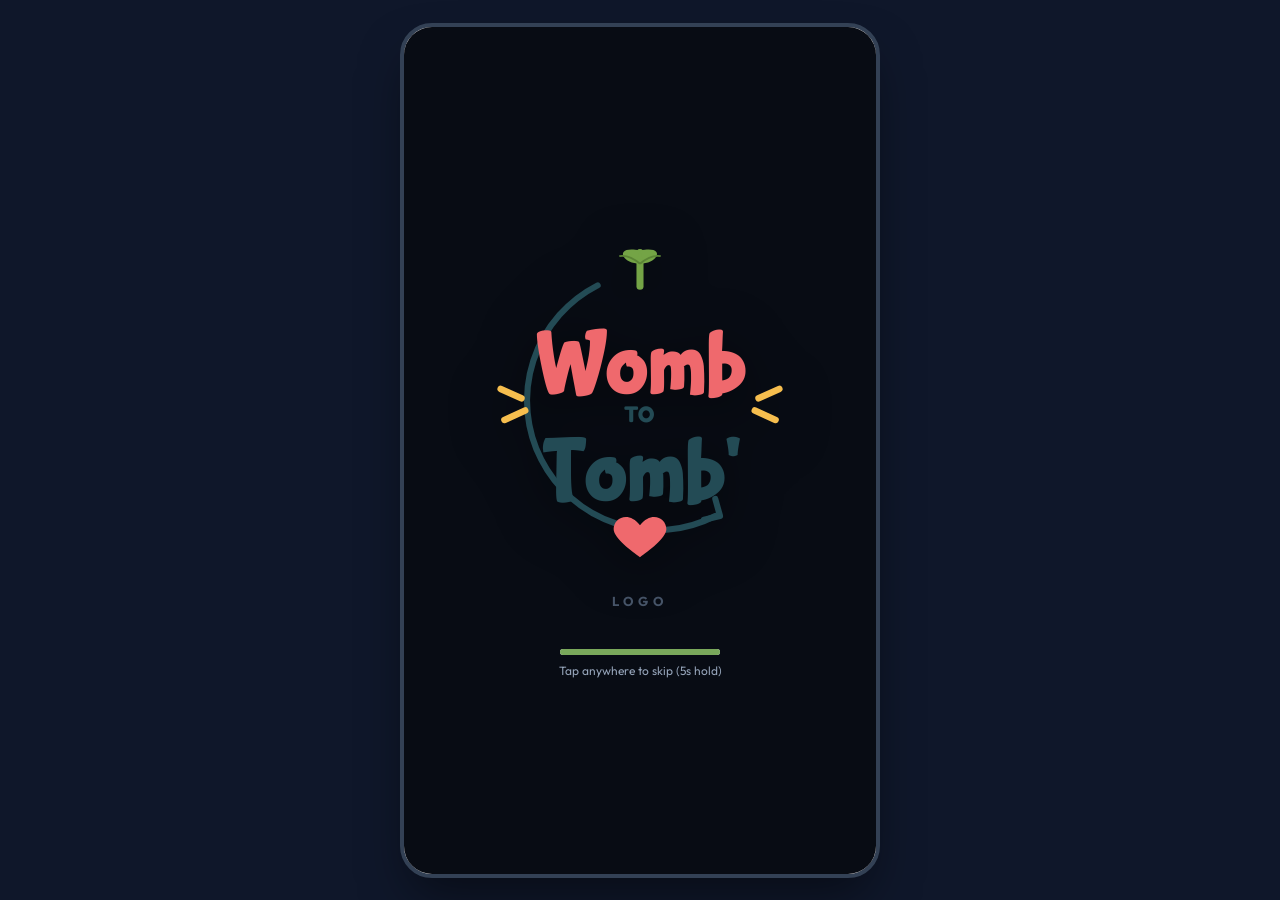
<file: index.html>
<!DOCTYPE html>
<html lang="en">

<head>
    <meta charset="UTF-8">
    <meta name="viewport" content="width=device-width, initial-scale=1.0, maximum-scale=1.0, user-scalable=no">
    <title>WOMB TO TOMB - One Life. Infinite Choices.</title>
    <link rel="stylesheet" href="WT.css">
    <link rel="preconnect" href="https://fonts.googleapis.com">
    <link rel="preconnect" href="https://fonts.gstatic.com" crossorigin>
    <link
        href="https://fonts.googleapis.com/css2?family=Bubblegum+Sans&family=Fredoka:wght@700;800;900&family=Mali:wght@700;800&family=Outfit:wght@400;600;700;800;900&display=swap"
        rel="stylesheet">
</head>

<body>

    <div id="gameApp">

        <!-- ==========================================
         1. LOGO SPLASH SCREEN (5s Hold + Auto Transition)
    =========================================== -->
        <section id="logoScreen" class="screen active">
            <div class="exact-logo-card" id="logoContainer">
                <div class="exact-logo-box">
                    <svg viewBox="0 0 340 380" class="exact-vector-logo-svg">
                        <!-- Surrounding Dark Teal Circular Arc -->
                        <path d="M 125 65 A 130 130 0 1 0 250 310" fill="none" stroke="#234b55" stroke-width="6.5"
                            stroke-linecap="round" />
                        <!-- Arrow Tip -->
                        <path d="M 238 314 L 255 310 L 250 292" fill="none" stroke="#234b55" stroke-width="6.5"
                            stroke-linecap="round" stroke-linejoin="round" />

                        <!-- Top Green 2-Leaf Sprout -->
                        <g transform="translate(140, 20)">
                            <path d="M 30 46 Q 30 24 30 10" stroke="#74a446" stroke-width="7.5" stroke-linecap="round"
                                fill="none" />
                            <!-- Left Leaf -->
                            <path d="M 30 22 C 10 22 2 2 30 8 C 30 8 24 22 30 22 Z" fill="#74a446" />
                            <!-- Right Leaf -->
                            <path d="M 30 22 C 50 22 58 2 30 8 C 30 8 36 22 30 22 Z" fill="#74a446" />
                            <!-- Veins -->
                            <path d="M 30 22 Q 18 12 8 14" stroke="#5a8435" stroke-width="2" fill="none" />
                            <path d="M 30 22 Q 42 12 52 14" stroke="#5a8435" stroke-width="2" fill="none" />
                        </g>

                        <!-- Yellow Sparkle Dash Accents -->
                        <!-- Left Side Accents -->
                        <line x1="22" y1="175" x2="44" y2="185" stroke="#f6be4e" stroke-width="7"
                            stroke-linecap="round" />
                        <line x1="26" y1="208" x2="48" y2="198" stroke="#f6be4e" stroke-width="7"
                            stroke-linecap="round" />

                        <!-- Right Side Accents -->
                        <line x1="318" y1="175" x2="296" y2="185" stroke="#f6be4e" stroke-width="7"
                            stroke-linecap="round" />
                        <line x1="314" y1="208" x2="292" y2="198" stroke="#f6be4e" stroke-width="7"
                            stroke-linecap="round" />

                        <!-- Bottom Coral Pink Heart -->
                        <path
                            d="M 170 320 C 158 304 142 312 142 324 C 142 334 162 348 170 354 C 178 348 198 334 198 324 C 198 312 182 304 170 320 Z"
                            fill="#ef696d" />

                        <!-- Womb Text (Coral Pink #ef696d) -->
                        <text x="170" y="178" text-anchor="middle" font-family="'Bubblegum Sans', 'Fredoka', cursive"
                            font-weight="900" font-size="92" fill="#ef696d">Womb</text>

                        <!-- TO Text (Dark Teal #234b55) -->
                        <text x="170" y="210" text-anchor="middle" font-family="'Fredoka', sans-serif" font-weight="900"
                            font-size="24" fill="#234b55" letter-spacing="2">TO</text>

                        <!-- Tomb' Text (Dark Teal #234b55) -->
                        <text x="170" y="292" text-anchor="middle" font-family="'Bubblegum Sans', 'Fredoka', cursive"
                            font-weight="900" font-size="92" fill="#234b55">Tomb'</text>
                    </svg>

                    <div class="logo-subtext">LOGO</div>
                </div>

                <div class="splash-loader">
                    <div class="splash-bar"></div>
                    <span class="splash-hint">Tap anywhere to skip (5s hold)</span>
                </div>
            </div>
        </section>

        <!-- ==========================================
         2. FRONT PAGE (Sunrise Landscape & Path)
    =========================================== -->
        <section id="menuScreen" class="screen">
            <!-- Top Right Handwritten Tagline -->
            <div class="opening-handwritten-tagline">
                <div>Same life...</div>
                <div>Different choices...</div>
                <div>Different outcomes...</div>
                <div class="tagline-heart">♡</div>
            </div>

            <div class="opening-content-box">
                <!-- Deep Forest Green Start Button -->
                <button id="startButton" class="btn-opening-start">
                    <span>START YOUR LIFE →</span>
                </button>

                <!-- Subtle Gender Selector -->
                <div class="opening-gender-selector">
                    <button type="button" class="gender-btn active" id="genderBoyBtn" data-gender="boy">👦 Boy</button>
                    <button type="button" class="gender-btn" id="genderGirlBtn" data-gender="girl">👧 Girl</button>
                </div>
            </div>
        </section>

    </div>

    <script src="WT.js"></script>
    <script>
        document.addEventListener("DOMContentLoaded", () => {
            initMainMenuPage();
        });
    </script>
</body>

</html>
</file>
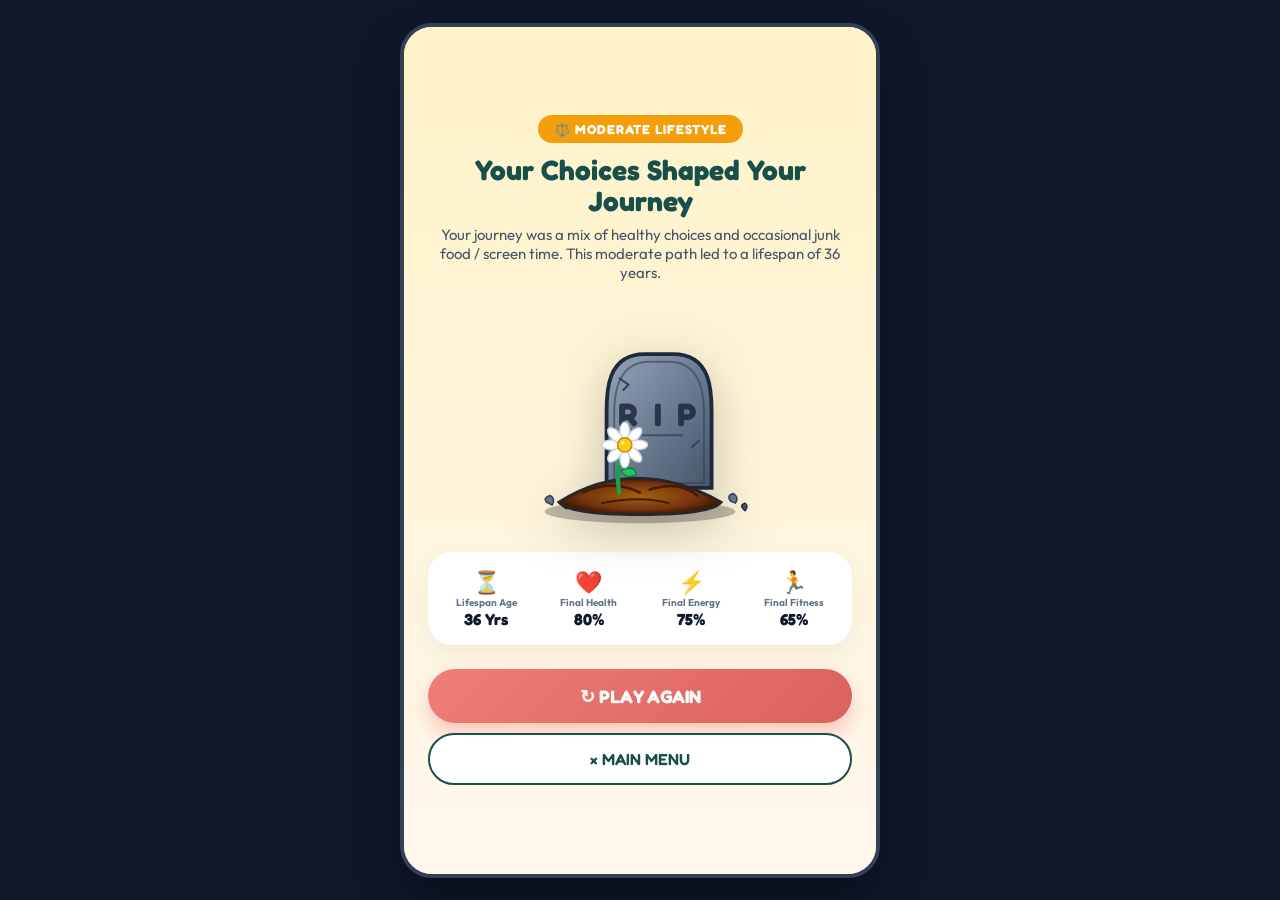
<file: ending.html>
<!DOCTYPE html>
<html lang="en">
<head>
    <meta charset="UTF-8">
    <meta name="viewport" content="width=device-width, initial-scale=1.0, maximum-scale=1.0, user-scalable=no">
    <title>WOMB TO TOMB - Life Journey Summary</title>
    <link rel="stylesheet" href="WT.css">
    <link rel="preconnect" href="https://fonts.googleapis.com">
    <link rel="preconnect" href="https://fonts.gstatic.com" crossorigin>
    <link href="https://fonts.googleapis.com/css2?family=Bubblegum+Sans&family=Fredoka:wght@700;800;900&family=Mali:wght@700;800&family=Outfit:wght@400;600;700;800;900&display=swap" rel="stylesheet">
</head>
<body>

<div id="gameApp">
    <!-- ==========================================
         OLD AGE ENDING SCREEN (Dedicated Page)
    =========================================== -->
    <section id="endingScreen" class="screen active">
        <div class="ending-content-box">
            <div id="endingBadge" class="ending-badge">🌱 HEALTHY LIFESTYLE CHAMPION</div>
            <h1 id="endingTitle" class="ending-title">Your Choices Shaped Your Journey</h1>

            <!-- Overall Comment on Life Way displayed ABOVE the Tomb Image -->
            <p id="endingMessage" class="ending-message">
                Your choices shaped your life journey. Health, activity, and balance made all the difference!
            </p>

            <!-- Tomb Image Container (replaces old man image) -->
            <div class="ending-avatar-box">
                <div id="endingAvatar" class="ending-avatar">
                    <!-- High Quality HD 2D Tombstone SVG Injected by JS -->
                </div>
            </div>

            <!-- Final Stats Card with Lifespan Age metric next to Health -->
            <div class="final-stats-card">
                <div class="final-stat-box">
                    <span class="f-icon">⏳</span>
                    <span class="f-label">Lifespan Age</span>
                    <span id="finalAgeVal" class="f-val">82 Yrs</span>
                </div>
                <div class="final-stat-box">
                    <span class="f-icon">❤️</span>
                    <span class="f-label">Final Health</span>
                    <span id="finalHealthVal" class="f-val">82%</span>
                </div>
                <div class="final-stat-box">
                    <span class="f-icon">⚡</span>
                    <span class="f-label">Final Energy</span>
                    <span id="finalEnergyVal" class="f-val">76%</span>
                </div>
                <div class="final-stat-box">
                    <span class="f-icon">🏃</span>
                    <span class="f-label">Final Fitness</span>
                    <span id="finalActivityVal" class="f-val">64%</span>
                </div>
            </div>

            <div class="ending-actions">
                <button type="button" id="btnPlayAgain" class="btn-primary">
                    ↻ PLAY AGAIN
                </button>
                <button type="button" id="btnExitGame" class="btn-secondary">
                    × MAIN MENU
                </button>
            </div>
        </div>
    </section>
</div>

<script src="WT.js"></script>
<script>
    document.addEventListener("DOMContentLoaded", () => {
        initEndingPage();
    });
</script>
</body>
</html>
</file>
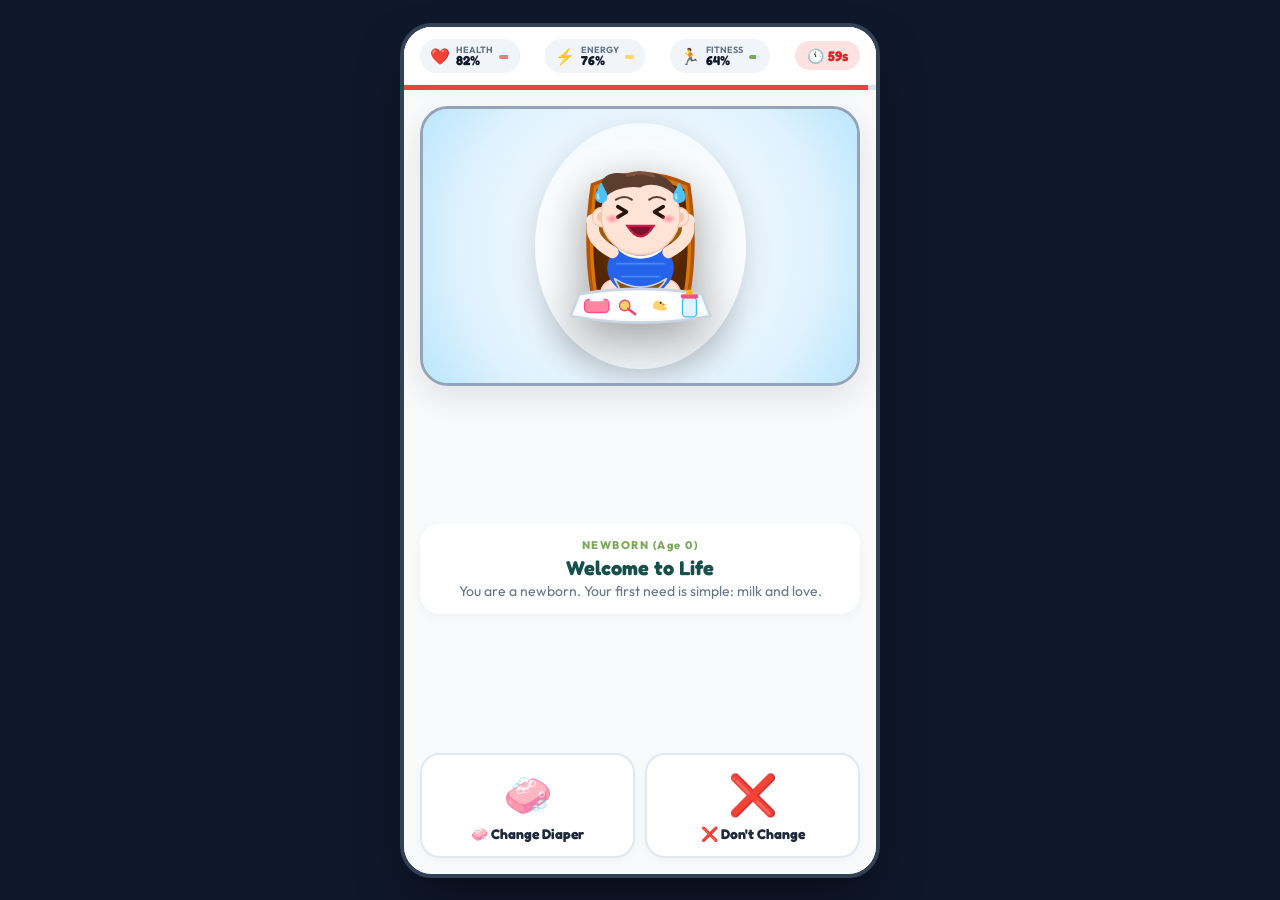
<file: game.html>
<!DOCTYPE html>
<html lang="en">
<head>
    <meta charset="UTF-8">
    <meta name="viewport" content="width=device-width, initial-scale=1.0, maximum-scale=1.0, user-scalable=no">
    <title>WOMB TO TOMB - Gameplay</title>
    <link rel="stylesheet" href="WT.css">
    <link rel="preconnect" href="https://fonts.googleapis.com">
    <link rel="preconnect" href="https://fonts.gstatic.com" crossorigin>
    <link href="https://fonts.googleapis.com/css2?family=Bubblegum+Sans&family=Fredoka:wght@700;800;900&family=Mali:wght@700;800&family=Outfit:wght@400;600;700;800;900&display=swap" rel="stylesheet">
</head>
<body>

<div id="gameApp">
    <!-- ==========================================
         MAIN GAMEPLAY SCREEN (Dedicated Page)
    =========================================== -->
    <section id="gameScreen" class="screen active">
        <!-- Top UI HUD Bar (Stats & Timer, 30s Countdown) -->
        <header class="hud-bar">
            <div class="stat-pill health-pill" id="statHealth">
                <span class="stat-icon">❤️</span>
                <div class="stat-info">
                    <span class="stat-label">Health</span>
                    <span class="stat-value" id="healthVal">82%</span>
                </div>
                <div class="stat-bar-mini"><div class="stat-fill" id="healthFill" style="width: 82%;"></div></div>
            </div>

            <div class="stat-pill energy-pill" id="statEnergy">
                <span class="stat-icon">⚡</span>
                <div class="stat-info">
                    <span class="stat-label">Energy</span>
                    <span class="stat-value" id="energyVal">76%</span>
                </div>
                <div class="stat-bar-mini"><div class="stat-fill" id="energyFill" style="width: 76%;"></div></div>
            </div>

            <div class="stat-pill activity-pill" id="statActivity">
                <span class="stat-icon">🏃</span>
                <div class="stat-info">
                    <span class="stat-label">Fitness</span>
                    <span class="stat-value" id="activityVal">64%</span>
                </div>
                <div class="stat-bar-mini"><div class="stat-fill" id="activityFill" style="width: 64%;"></div></div>
            </div>

            <div class="timer-pill">
                <span class="timer-icon">🕚</span>
                <span id="timerText">60s</span>
            </div>
        </header>

        <!-- 60s Progress Bar -->
        <div class="timer-progress-track">
            <div id="timerProgressBar" class="timer-progress-fill"></div>
        </div>

        <!-- Main Dynamic Environment & Character Box -->
        <main class="game-viewport">
            <div id="sceneContainer" class="scene-container">
                <!-- Background Environment Art -->
                <div id="sceneBg" class="scene-bg hospital-room">
                    <div id="sceneProps" class="scene-props"></div>
                </div>

                <!-- Avatar Character Container (No Side Emojis - Face SVG Shows All Expressions!) -->
                <div id="characterWrapper" class="character-wrapper">
                    <!-- Physical Character Sprite -->
                    <div id="avatarGraphic" class="avatar-graphic">👶</div>

                    <!-- Thought Bubble -->
                    <div id="thoughtBubble" class="thought-bubble hidden">
                        <span id="thoughtContent">📱</span>
                    </div>

                    <!-- Low Energy / Dark Circles Eye Filter Overlay -->
                    <div id="darkCirclesOverlay" class="dark-circles hidden">
                        <svg viewBox="0 0 100 40" class="circles-svg">
                            <ellipse cx="35" cy="25" rx="12" ry="6" fill="#1e1b4b" opacity="0.4"/>
                            <ellipse cx="65" cy="25" rx="12" ry="6" fill="#1e1b4b" opacity="0.4"/>
                        </svg>
                    </div>
                </div>
            </div>

            <!-- Event Header & Context Text -->
            <div class="event-card">
                <div class="stage-tag" id="stageTag">NEWBORN STAGE</div>
                <h2 id="eventTitle" class="event-title">Welcome to Life</h2>
                <p id="eventDesc" class="event-desc">Your journey is about to begin. Choose wisely!</p>
            </div>

            <!-- Interactive Choices Container -->
            <div id="choicesGrid" class="choices-grid">
                <!-- Dynamic Choice Cards Rendered by JS -->
            </div>
        </main>
    </section>

    <!-- ==========================================
         OUTDOOR MINIGAME MODAL (Age 6 Outdoor Choice)
    =========================================== -->
    <div id="minigameModal" class="modal-overlay hidden">
        <div class="minigame-card">
            <div class="minigame-header">
                <h3 id="minigameTitle">⚽ Outdoor Play Minigame</h3>
                <p id="minigameSub">Score a goal or win your game!</p>
            </div>

            <div id="minigameArena" class="minigame-arena">
                <div class="football-goal">
                    <div class="goal-posts">🥅</div>
                    <div id="footballBall" class="football-ball">⚽</div>
                </div>
                <div id="minigameResultText" class="minigame-result hidden">🎉 GOAL!</div>
            </div>

            <div class="minigame-actions">
                <button type="button" id="btnKickMinigame" class="btn-primary">
                    ⚡ KICK FOOTBALL!
                </button>
            </div>
        </div>
    </div>
</div>

<script src="WT.js"></script>
<script>
    document.addEventListener("DOMContentLoaded", () => {
        initGameEnginePage();
    });
</script>
</body>
</html>
</file>
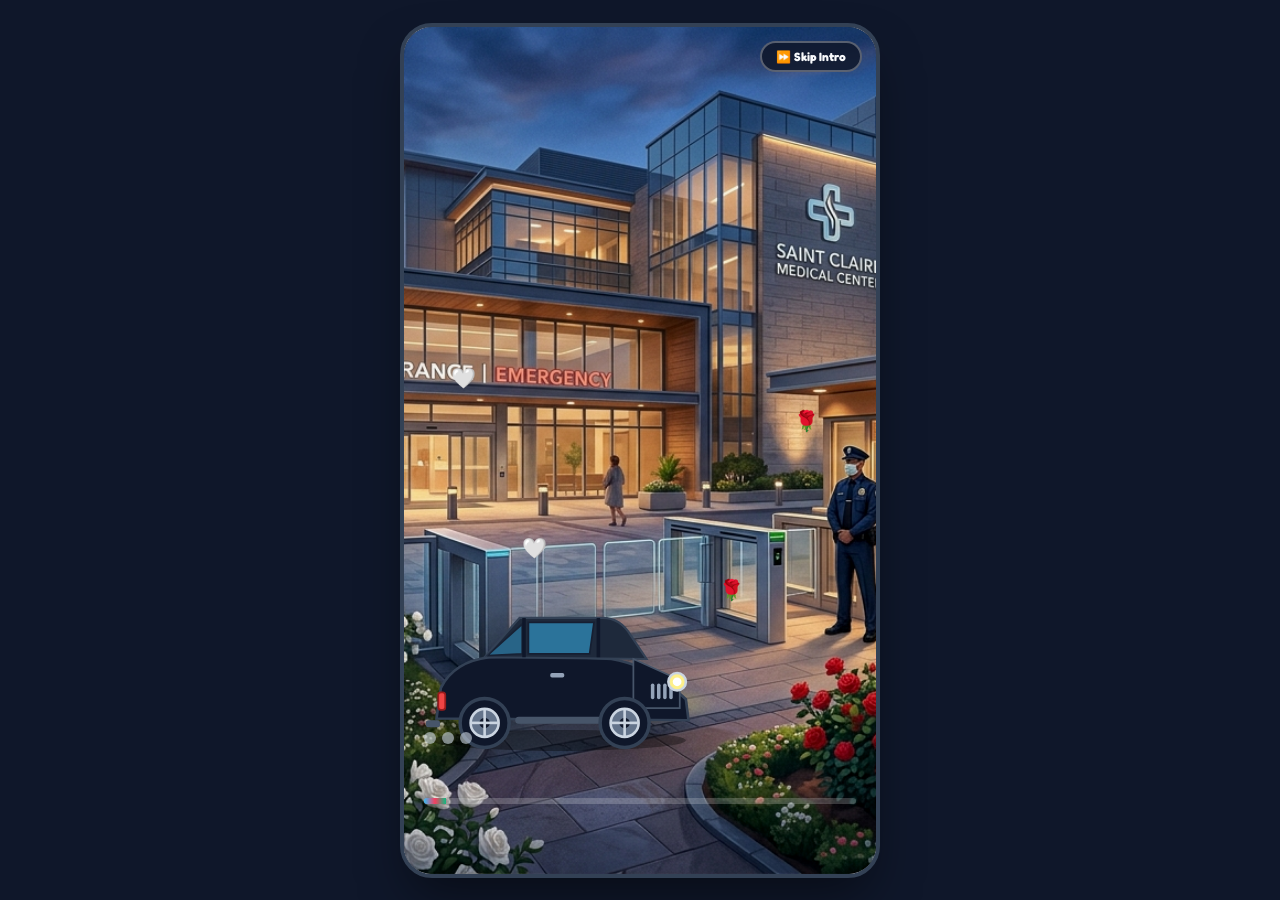
<file: hospital.html>
<!DOCTYPE html>
<html lang="en">
<head>
    <meta charset="UTF-8">
    <meta name="viewport" content="width=device-width, initial-scale=1.0, maximum-scale=1.0, user-scalable=no">
    <title>WOMB TO TOMB - Hospital Entrance</title>
    <link rel="stylesheet" href="WT.css">
    <link rel="preconnect" href="https://fonts.googleapis.com">
    <link rel="preconnect" href="https://fonts.gstatic.com" crossorigin>
    <link href="https://fonts.googleapis.com/css2?family=Bubblegum+Sans&family=Fredoka:wght@700;800;900&family=Mali:wght@700;800&family=Outfit:wght@400;600;700;800;900&display=swap" rel="stylesheet">
</head>
<body>

<div id="gameApp">
    <!-- ==========================================
         CINEMATIC HD HOSPITAL INTRO CUTSCENE PAGE
    =========================================== -->
    <section id="hospitalScreen" class="screen active">
        <div class="cinematic-hospital-viewport" id="hospitalCutsceneViewport">
            <!-- High-Res Background Image Layer -->
            <div class="hospital-cinematic-bg"></div>

            <!-- Animated Red & White Rose Petals -->
            <div class="rose-petals-overlay">
                <span class="petal white-p1">🤍</span>
                <span class="petal white-p2">🤍</span>
                <span class="petal red-p1">🌹</span>
                <span class="petal red-p2">🌹</span>
            </div>

            <!-- Black Mahindra Thar SUV (100% Transparent Vector SVG - No White Box!) -->
            <div id="cinematicThar" class="cinematic-thar">
                <div class="thar-headlight-glow"></div>
                <svg viewBox="0 0 320 180" class="vector-thar-svg">
                    <ellipse cx="160" cy="165" rx="145" ry="12" fill="#000000" opacity="0.35" />
                    <rect x="8" y="142" width="16" height="8" rx="3" fill="#475569" />

                    <!-- Main Mahindra Thar Black SUV Body -->
                    <path d="M 20 140 L 25 105 Q 40 75 80 70 L 140 68 L 220 72 Q 255 78 285 100 L 305 118 L 308 142 Z" fill="#0f172a" stroke="#334155" stroke-width="3"/>
                    <path d="M 75 70 L 115 25 L 210 25 Q 230 25 242 45 L 260 72 Z" fill="#1e293b" stroke="#334155" stroke-width="2.5"/>
                    <path d="M 120 25 L 120 70 M 205 25 L 205 70" stroke="#0f172a" stroke-width="4"/>

                    <polygon points="125,30 200,30 195,66 125,66" fill="#38bdf8" opacity="0.5" stroke="#0f172a" stroke-width="2"/>
                    <polygon points="78,68 118,32 118,66" fill="#38bdf8" opacity="0.4" stroke="#0f172a" stroke-width="2"/>

                    <path d="M 245 72 L 298 96 L 298 128 L 245 128 Z" fill="#0f172a" stroke="#475569" stroke-width="2"/>
                    <g transform="translate(265, 100)">
                        <rect x="0" y="0" width="4" height="18" rx="2" fill="#94a3b8"/>
                        <rect x="7" y="0" width="4" height="18" rx="2" fill="#94a3b8"/>
                        <rect x="14" y="0" width="4" height="18" rx="2" fill="#94a3b8"/>
                        <rect x="21" y="0" width="4" height="18" rx="2" fill="#94a3b8"/>
                    </g>

                    <circle cx="295" cy="98" r="10" fill="#fef08a" stroke="#cbd5e1" stroke-width="3"/>
                    <circle cx="295" cy="98" r="5" fill="#ffffff"/>
                    <rect x="22" y="110" width="8" height="20" rx="3" fill="#ef4444" stroke="#991b1b" stroke-width="2"/>

                    <rect x="150" y="88" width="16" height="5" rx="2" fill="#94a3b8"/>
                    <rect x="110" y="138" width="100" height="8" rx="4" fill="#475569"/>

                    <!-- Wheels -->
                    <g class="thar-wheel rear-wheel">
                        <circle cx="75" cy="145" r="28" fill="#0f172a" stroke="#334155" stroke-width="4"/>
                        <circle cx="75" cy="145" r="16" fill="#64748b" stroke="#cbd5e1" stroke-width="3"/>
                        <circle cx="75" cy="145" r="6" fill="#0f172a"/>
                        <line x1="75" y1="130" x2="75" y2="160" stroke="#cbd5e1" stroke-width="3"/>
                        <line x1="60" y1="145" x2="90" y2="145" stroke="#cbd5e1" stroke-width="3"/>
                    </g>

                    <g class="thar-wheel front-wheel">
                        <circle cx="235" cy="145" r="28" fill="#0f172a" stroke="#334155" stroke-width="4"/>
                        <circle cx="235" cy="145" r="16" fill="#64748b" stroke="#cbd5e1" stroke-width="3"/>
                        <circle cx="235" cy="145" r="6" fill="#0f172a"/>
                        <line x1="235" y1="130" x2="235" y2="160" stroke="#cbd5e1" stroke-width="3"/>
                        <line x1="220" y1="145" x2="250" y2="145" stroke="#cbd5e1" stroke-width="3"/>
                    </g>
                </svg>

                <div class="exhaust-smoke">
                    <span class="smoke s1"></span>
                    <span class="smoke s2"></span>
                    <span class="smoke s3"></span>
                </div>
            </div>

            <!-- Husband in Formal Suit + Wife in Red Nighty Crying (100% Transparent SVG) -->
            <div id="cinematicCouple" class="cinematic-couple hidden">
                <svg viewBox="0 0 240 220" class="vector-couple-svg">
                    <ellipse cx="120" cy="205" rx="95" ry="10" fill="#000000" opacity="0.3" />

                    <g class="husband-sprite">
                        <rect x="42" y="160" width="14" height="35" rx="4" fill="#0f172a" />
                        <rect x="62" y="160" width="14" height="35" rx="4" fill="#0f172a" />
                        <ellipse cx="49" cy="195" rx="11" ry="6" fill="#020617" />
                        <ellipse cx="69" cy="195" rx="11" ry="6" fill="#020617" />

                        <path d="M 32 85 Q 60 78 88 85 L 88 160 L 32 160 Z" fill="#1e293b" />
                        <polygon points="52,85 68,85 60,125" fill="#ffffff" />
                        <polygon points="58,85 62,85 60,115" fill="#1e3a8a" />

                        <path d="M 82 95 Q 110 110 125 125" fill="none" stroke="#1e293b" stroke-width="14" stroke-linecap="round"/>

                        <circle cx="60" cy="50" r="26" fill="#fbcfe8" />
                        <path d="M 34 45 Q 60 20 86 45 Q 86 32 60 26 Q 34 32 34 45 Z" fill="#0f172a" />

                        <path d="M 46 42 Q 52 36 58 44" fill="none" stroke="#0f172a" stroke-width="3" stroke-linecap="round"/>
                        <path d="M 64 44 Q 70 36 76 42" fill="none" stroke="#0f172a" stroke-width="3" stroke-linecap="round"/>
                        <circle cx="52" cy="50" r="4" fill="#0f172a" />
                        <circle cx="70" cy="50" r="4" fill="#0f172a" />
                        <path d="M 76 34 Q 82 40 78 44 C 74 44 74 38 76 34 Z" fill="#38bdf8" />
                        <ellipse cx="61" cy="62" rx="7" ry="5" fill="#991b1b" stroke="#e11d48" stroke-width="1.5"/>
                    </g>

                    <g class="wife-sprite">
                        <path d="M 115 90 Q 150 82 185 90 L 195 185 Q 150 195 105 185 Z" fill="#dc2626" />
                        <ellipse cx="148" cy="140" rx="32" ry="26" fill="#b91c1c" />
                        <path d="M 120 120 Q 148 110 176 120" stroke="#f43f5e" stroke-width="4" fill="none"/>

                        <path d="M 125 125 Q 148 145 160 135" fill="none" stroke="#fbcfe8" stroke-width="10" stroke-linecap="round"/>

                        <circle cx="150" cy="52" r="26" fill="#fbcfe8" />
                        <path d="M 124 48 Q 150 20 176 48 C 182 80 185 110 180 120 C 172 70 174 45 150 26 C 126 45 128 70 120 120 Z" fill="#1e293b" />

                        <path d="M 136 48 L 144 54 L 136 60" fill="none" stroke="#0f172a" stroke-width="3" stroke-linecap="round"/>
                        <path d="M 164 48 L 156 54 L 164 60" fill="none" stroke="#0f172a" stroke-width="3" stroke-linecap="round"/>

                        <path d="M 134 56 Q 130 68 132 76" stroke="#38bdf8" stroke-width="3" fill="none" stroke-linecap="round"/>
                        <path d="M 166 56 Q 170 68 168 76" stroke="#38bdf8" stroke-width="3" fill="none" stroke-linecap="round"/>
                        <path d="M 140 64 Q 150 78 160 64 Z" fill="#991b1b" stroke="#e11d48" stroke-width="2"/>
                    </g>
                </svg>

                <div class="speech-bubble wife-speech">😭 Aaaagh! The pain! The baby is coming right now!</div>
                <div class="speech-bubble husband-speech">😰 Hang on my love! Stay strong, we are at Emergency!</div>
            </div>

            <!-- Nurse in Blue Dress with Stretcher Structure (100% Transparent SVG) -->
            <div id="cinematicNurse" class="cinematic-nurse hidden">
                <svg viewBox="0 0 270 220" class="vector-nurse-svg">
                    <ellipse cx="135" cy="205" rx="120" ry="10" fill="#000000" opacity="0.3" />

                    <g class="stretcher-structure">
                        <line x1="40" y1="135" x2="160" y2="190" stroke="#64748b" stroke-width="5" stroke-linecap="round"/>
                        <line x1="160" y1="135" x2="40" y2="190" stroke="#64748b" stroke-width="5" stroke-linecap="round"/>
                        <line x1="20" y1="135" x2="180" y2="135" stroke="#94a3b8" stroke-width="6" stroke-linecap="round"/>

                        <circle cx="40" cy="192" r="9" fill="#0f172a" stroke="#cbd5e1" stroke-width="2"/>
                        <circle cx="160" cy="192" r="9" fill="#0f172a" stroke="#cbd5e1" stroke-width="2"/>

                        <rect x="15" y="110" width="170" height="24" rx="8" fill="#ffffff" stroke="#cbd5e1" stroke-width="2"/>
                        <rect x="20" y="105" width="35" height="15" rx="5" fill="#38bdf8"/>
                        <path d="M 40 110 L 40 95 L 150 95 L 150 110" fill="none" stroke="#0284c7" stroke-width="3"/>
                    </g>

                    <g class="nurse-sprite">
                        <rect x="195" y="155" width="14" height="40" rx="5" fill="#0369a1" />
                        <rect x="218" y="155" width="14" height="40" rx="5" fill="#0369a1" />
                        <ellipse cx="202" cy="195" rx="11" ry="6" fill="#ffffff" />
                        <ellipse cx="225" cy="195" rx="11" ry="6" fill="#ffffff" />

                        <path d="M 185 85 Q 212 78 240 85 L 245 158 Q 212 165 180 158 Z" fill="#0284c7" />
                        <polygon points="205,85 220,85 212,105" fill="#ffffff" />
                        <rect x="192" y="110" width="12" height="16" rx="2" fill="#ffffff" stroke="#94a3b8" stroke-width="1"/>
                        <line x1="198" y1="114" x2="198" y2="122" stroke="#ef4444" stroke-width="2"/>
                        <line x1="194" y1="118" x2="202" y2="118" stroke="#ef4444" stroke-width="2"/>

                        <path d="M 190 98 Q 165 110 145 115" fill="none" stroke="#0284c7" stroke-width="12" stroke-linecap="round"/>

                        <circle cx="212" cy="50" r="26" fill="#fbcfe8" />

                        <path d="M 188 42 Q 212 20 236 42 Z" fill="#ffffff" stroke="#e2e8f0" stroke-width="2"/>
                        <line x1="212" y1="28" x2="212" y2="36" stroke="#ef4444" stroke-width="3"/>
                        <line x1="208" y1="32" x2="216" y2="32" stroke="#ef4444" stroke-width="3"/>

                        <path d="M 188 46 Q 212 32 236 46 Q 238 58 234 65 M 188 46 Q 186 58 190 65" stroke="#78350f" stroke-width="4" fill="none"/>

                        <circle cx="202" cy="50" r="3.5" fill="#0f172a" />
                        <circle cx="222" cy="50" r="3.5" fill="#0f172a" />
                        <circle cx="204" cy="48" r="1.5" fill="#ffffff" />
                        <circle cx="224" cy="48" r="1.5" fill="#ffffff" />

                        <ellipse cx="196" cy="56" rx="5" ry="3.5" fill="#f43f5e" opacity="0.6"/>
                        <ellipse cx="228" cy="56" rx="5" ry="3.5" fill="#f43f5e" opacity="0.6"/>

                        <path d="M 202 58 Q 212 72 222 58" fill="#f43f5e" stroke="#e11d48" stroke-width="2" stroke-linecap="round"/>
                    </g>
                </svg>

                <div class="speech-bubble nurse-speech">😊 Don't worry! Everything will be fine! We are transferring her now!</div>
            </div>

            <!-- Skip Button -->
            <button id="btnSkipCutscene" class="btn-skip-cutscene">⏩ Skip Intro</button>

            <!-- Timeline Progress Bar (5s Gaps Tracker) -->
            <div class="cutscene-timeline-bar">
                <div id="cutsceneProgressFill" class="cutscene-progress-fill"></div>
            </div>
        </div>
    </section>
</div>

<script src="WT.js"></script>
<script>
    document.addEventListener("DOMContentLoaded", () => {
        startHospitalIntroPage();
    });
</script>
</body>
</html>
</file>
<file: WT.css>
/* =========================================================
   WOMB TO TOMB - Modern Mobile-First Styling System
   Color Palette: Soft Coral (#ef7d78), Dark Teal (#174f4a),
   Fresh Green (#79a85b), Warm Yellow (#ffd66b), Sky Blue (#e0f2fe)
========================================================= */

:root {
    --color-coral: #ef7d78;
    --color-coral-dark: #d9625d;
    --color-teal: #174f4a;
    --color-teal-light: #246a64;
    --color-green: #79a85b;
    --color-green-light: #94c474;
    --color-yellow: #ffd66b;
    --color-sky: #e0f2fe;
    --color-bg-light: #fdf7f2;
    --font-heading: 'Fredoka', 'Outfit', sans-serif;
    --font-body: 'Outfit', sans-serif;
}

* {
    box-sizing: border-box;
    margin: 0;
    padding: 0;
    user-select: none;
    -webkit-user-select: none;
    -webkit-tap-highlight-color: transparent;
}

body {
    font-family: var(--font-body);
    background: #0f172a;
    color: #1e293b;
    overflow: hidden;
    height: 100vh;
    width: 100vw;
    display: flex;
    justify-content: center;
    align-items: center;
}

/* App Viewport Container (Portrait 9:16 responsive frame) */
#gameApp {
    position: relative;
    width: 100%;
    max-width: 480px;
    height: 100vh;
    max-height: 900px;
    background: var(--color-bg-light);
    box-shadow: 0 25px 50px -12px rgba(0, 0, 0, 0.5);
    overflow: hidden;
    display: flex;
    flex-direction: column;
}

@media (min-width: 500px) {
    #gameApp {
        border-radius: 32px;
        height: 95vh;
        border: 4px solid #334155;
    }
}

/* Generic Screen Container */
.screen {
    position: absolute;
    inset: 0;
    width: 100%;
    height: 100%;
    display: none;
    flex-direction: column;
    z-index: 1;
    overflow-y: auto;
    overflow-x: hidden;
    opacity: 0;
}

.screen.active {
    display: flex !important;
    opacity: 1 !important;
    z-index: 10 !important;
}

/* Buttons */
.btn-primary {
    background: linear-gradient(135deg, var(--color-coral), var(--color-coral-dark));
    color: white;
    font-family: var(--font-heading);
    font-size: 18px;
    font-weight: 700;
    padding: 16px 28px;
    border-radius: 99px;
    border: none;
    cursor: pointer;
    box-shadow: 0 10px 20px rgba(239, 125, 120, 0.4);
    display: inline-flex;
    align-items: center;
    justify-content: center;
    gap: 10px;
    transition: all 0.25s cubic-bezier(0.34, 1.56, 0.64, 1);
}

.btn-primary:hover,
.btn-primary:active {
    transform: translateY(-3px) scale(1.02);
    box-shadow: 0 14px 28px rgba(239, 125, 120, 0.5);
}

.btn-secondary {
    background: white;
    color: var(--color-teal);
    border: 2px solid var(--color-teal);
    font-family: var(--font-heading);
    font-size: 16px;
    font-weight: 600;
    padding: 14px 24px;
    border-radius: 99px;
    cursor: pointer;
    transition: all 0.2s ease;
}

.btn-secondary:hover {
    background: #f1f5f9;
}

/* Detailed Baby Emotion & Movement Animations */
.detailed-baby-container {
    position: relative;
    display: flex;
    justify-content: center;
    align-items: center;
}

.baby-detailed-svg {
    width: 220px;
    height: 230px;
    filter: drop-shadow(0 14px 25px rgba(0, 0, 0, 0.2));
}

.crying-state {
    animation: babyCryingShake 0.4s ease-in-out infinite;
}

@keyframes babyCryingShake {

    0%,
    100% {
        transform: translateX(0) rotate(0deg);
    }

    25% {
        transform: translateX(-3px) rotate(-1.5deg);
    }

    75% {
        transform: translateX(3px) rotate(1.5deg);
    }
}

.baby-head {
    transform-origin: 80px 80px;
    animation: headTilt 3s ease-in-out infinite alternate;
}

@keyframes headTilt {
    0% {
        transform: rotate(-3deg);
    }

    100% {
        transform: rotate(3deg);
    }
}

.baby-torso {
    transform-origin: 80px 115px;
    animation: bellyBreathe 2.5s ease-in-out infinite alternate;
}

@keyframes bellyBreathe {
    0% {
        transform: scale(1);
    }

    100% {
        transform: scale(1.04);
    }
}

.baby-leg-left {
    transform-origin: 52px 135px;
    animation: legKickLeft 1.2s ease-in-out infinite alternate;
}

.baby-leg-right {
    transform-origin: 108px 135px;
    animation: legKickRight 1.2s ease-in-out infinite alternate 0.6s;
}

@keyframes legKickLeft {
    0% {
        transform: rotate(0deg) translateY(0);
    }

    100% {
        transform: rotate(-15deg) translateY(-4px);
    }
}

@keyframes legKickRight {
    0% {
        transform: rotate(0deg) translateY(0);
    }

    100% {
        transform: rotate(15deg) translateY(-4px);
    }
}

.baby-arm-left {
    transform-origin: 48px 98px;
    animation: armReachLeft 1.5s ease-in-out infinite alternate;
}

.baby-arm-right {
    transform-origin: 112px 98px;
    animation: armReachRight 1.5s ease-in-out infinite alternate 0.7s;
}

@keyframes armReachLeft {
    0% {
        transform: rotate(0deg);
    }

    100% {
        transform: rotate(-25deg);
    }
}

@keyframes armReachRight {
    0% {
        transform: rotate(0deg);
    }

    100% {
        transform: rotate(25deg);
    }
}

/* Tear Drops & Floating Particles */
.baby-tears {
    position: absolute;
    top: 40px;
    width: 100px;
    display: flex;
    justify-content: space-between;
    pointer-events: none;
    z-index: 10;
}

.tear {
    font-size: 18px;
    animation: tearDrop 1.2s ease-in infinite;
}

.tear-right {
    animation-delay: 0.6s;
}

@keyframes tearDrop {
    0% {
        transform: translateY(0) scale(0.5);
        opacity: 0;
    }

    50% {
        opacity: 1;
    }

    100% {
        transform: translateY(35px) scale(1.2);
        opacity: 0;
    }
}

.baby-particles {
    position: absolute;
    top: -20px;
    width: 120px;
    display: flex;
    justify-content: space-between;
    pointer-events: none;
    z-index: 10;
}

.particle {
    font-size: 20px;
    animation: floatHeart 2s ease-out infinite;
}

.p2 {
    animation-delay: 0.7s;
}

.p3 {
    animation-delay: 1.4s;
}

@keyframes floatHeart {
    0% {
        transform: translateY(20px) scale(0.5);
        opacity: 0;
    }

    50% {
        opacity: 1;
    }

    100% {
        transform: translateY(-40px) scale(1.2);
        opacity: 0;
    }
}

/* =========================================================
   ANIMATED CARTOON SVG CHARACTERS
========================================================= */
.cartoon-char-svg {
    width: 175px;
    height: 210px;
    filter: drop-shadow(0 15px 25px rgba(0, 0, 0, 0.22));
}

.baby-anim {
    animation: babyBounce 2s ease-in-out infinite alternate;
}

@keyframes babyBounce {
    0% {
        transform: translateY(0) rotate(0deg);
    }

    100% {
        transform: translateY(-8px) rotate(2deg);
    }
}

.toddler-anim {
    animation: toddlerHop 1.8s ease-in-out infinite alternate;
}

@keyframes toddlerHop {
    0% {
        transform: translateY(0) scale(1);
    }

    100% {
        transform: translateY(-10px) scale(1.02);
    }
}

.kid-anim,
.teen-anim,
.adult-anim {
    animation: breatheChar 2.5s ease-in-out infinite alternate;
}

@keyframes breatheChar {
    0% {
        transform: translateY(0);
    }

    100% {
        transform: translateY(-5px);
    }
}

.senior-anim {
    animation: seniorSway 3s ease-in-out infinite alternate;
}

@keyframes seniorSway {
    0% {
        transform: rotate(-1deg);
    }

    100% {
        transform: rotate(1deg);
    }
}

.arm-wave-left {
    transform-origin: 32px 85px;
    animation: waveLeft 1.5s ease-in-out infinite alternate;
}

.arm-wave-right {
    transform-origin: 88px 85px;
    animation: waveRight 1.5s ease-in-out infinite alternate;
}

@keyframes waveLeft {
    from {
        transform: rotate(0deg);
    }

    to {
        transform: rotate(-20deg);
    }
}

@keyframes waveRight {
    from {
        transform: rotate(0deg);
    }

    to {
        transform: rotate(20deg);
    }
}

/* Menu Cartoon Path Node SVGs */
.node-cartoon {
    width: 36px;
    height: 48px;
    display: flex;
    align-items: center;
    justify-content: center;
}

.node-cartoon .cartoon-char-svg {
    width: 36px;
    height: 48px;
    filter: none;
}

/* =========================================================
   1. LOGO SPLASH SCREEN
========================================================= */
/* =========================================================
   1. LOGO SPLASH SCREEN (Exact Design Matching Reference)
========================================================= */
#logoScreen {
    background: #080c14;
    /* Solid Dark Background */
    justify-content: center;
    align-items: center;
    text-align: center;
}

.exact-logo-card {
    display: flex;
    flex-direction: column;
    align-items: center;
    justify-content: center;
    padding: 20px;
    cursor: pointer;
    animation: logoPop 0.8s cubic-bezier(0.34, 1.56, 0.64, 1);
}

@keyframes logoPop {
    from {
        transform: scale(0.8);
        opacity: 0;
    }

    to {
        transform: scale(1);
        opacity: 1;
    }
}

.exact-logo-box {
    display: flex;
    flex-direction: column;
    align-items: center;
    justify-content: center;
}

.exact-vector-logo-svg {
    width: 320px;
    height: 360px;
    filter: drop-shadow(0 10px 25px rgba(0, 0, 0, 0.5));
}

.logo-subtext {
    font-family: var(--font-body);
    font-size: 13px;
    font-weight: 700;
    letter-spacing: 5px;
    color: #475569;
    margin-top: 10px;
    text-transform: uppercase;
}

.logo-to-badge {
    background: var(--color-yellow);
    color: var(--color-teal);
    font-family: var(--font-heading);
    font-weight: 800;
    font-size: 16px;
    padding: 4px 16px;
    border-radius: 20px;
    margin: 6px 0;
    letter-spacing: 2px;
}

.logo-tomb {
    font-family: var(--font-heading);
    font-size: 60px;
    font-weight: 900;
    color: var(--color-teal);
    letter-spacing: 5px;
    line-height: 0.9;
    text-shadow: 0 4px 10px rgba(23, 79, 74, 0.2);
}

.heart-badge {
    width: 36px;
    height: 36px;
    margin-top: 15px;
    animation: heartBeat 1.4s ease-in-out infinite;
}

.heart-svg {
    width: 100%;
    height: 100%;
}

@keyframes heartBeat {

    0%,
    100% {
        transform: scale(1);
    }

    50% {
        transform: scale(1.25);
    }
}

.splash-loader {
    margin-top: 40px;
    display: flex;
    flex-direction: column;
    align-items: center;
    gap: 8px;
}

.splash-bar {
    width: 160px;
    height: 6px;
    background: #e2e8f0;
    border-radius: 10px;
    position: relative;
    overflow: hidden;
}

.splash-bar::after {
    content: '';
    position: absolute;
    left: 0;
    top: 0;
    height: 100%;
    width: 100%;
    background: var(--color-green);
    animation: loadProgress 5s linear forwards;
}

@keyframes loadProgress {
    from {
        width: 0%;
    }

    to {
        width: 100%;
    }
}

.splash-hint {
    font-size: 12px;
    color: #94a3b8;
}

/* =========================================================
   2. FRONT PAGE (EXACT OPENING PAGE MATCHING REFERENCE)
========================================================= */
#menuScreen {
    background: url('opening_bg.jpg') center top / cover no-repeat;
    position: relative;
    padding: 20px 16px;
    display: flex;
    flex-direction: column;
    justify-content: flex-start;
    align-items: center;
    overflow: hidden;
}

.opening-handwritten-tagline {
    position: absolute;
    top: 25px;
    right: 20px;
    text-align: right;
    font-family: 'Mali', 'Bubblegum Sans', cursive;
    font-size: 14px;
    font-weight: 700;
    color: #ffffff;
    text-shadow: 0 2px 8px rgba(0, 0, 0, 0.8), 0 0 4px rgba(0, 0, 0, 0.6);
    line-height: 1.35;
    z-index: 10;
}

.tagline-heart {
    font-size: 16px;
    margin-top: 2px;
}

.opening-content-box {
    position: relative;
    z-index: 10;
    margin-top: 260px;
    display: flex;
    flex-direction: column;
    align-items: center;
    text-align: center;
    width: 100%;
}

.opening-logo-container {
    width: 250px;
    height: 250px;
}

.opening-vector-logo-svg {
    width: 100%;
    height: 100%;
    filter: drop-shadow(0 6px 15px rgba(255, 255, 255, 0.6));
}

.opening-subtitle {
    font-family: 'Outfit', sans-serif;
    font-size: 19px;
    font-weight: 800;
    color: #1e293b;
    margin-top: 6px;
    margin-bottom: 22px;
    text-shadow: 0 2px 6px rgba(255, 255, 255, 0.9);
}

.btn-opening-start {
    background: linear-gradient(135deg, #174d46, #0e332f);
    color: white;
    font-family: var(--font-heading);
    font-size: 18px;
    font-weight: 800;
    padding: 16px 36px;
    border-radius: 99px;
    border: 2px solid #236b62;
    cursor: pointer;
    box-shadow: 0 10px 25px rgba(23, 77, 70, 0.45);
    letter-spacing: 1.5px;
    transition: all 0.25s cubic-bezier(0.34, 1.56, 0.64, 1);
}

.btn-opening-start:hover,
.btn-opening-start:active {
    transform: translateY(-3px) scale(1.03);
    box-shadow: 0 14px 30px rgba(23, 77, 70, 0.6);
}

.opening-gender-selector {
    margin-top: 15px;
    display: flex;
    gap: 10px;
    background: rgba(255, 255, 255, 0.85);
    backdrop-filter: blur(8px);
    padding: 6px 14px;
    border-radius: 20px;
    box-shadow: 0 4px 12px rgba(0, 0, 0, 0.1);
}



.menu-card {
    position: relative;
    z-index: 2;
    background: rgba(255, 255, 255, 0.85);
    backdrop-filter: blur(12px);
    border-radius: 28px;
    padding: 24px 20px;
    text-align: center;
    box-shadow: 0 15px 35px rgba(0, 0, 0, 0.08);
    margin: auto 0;
    border: 1px solid rgba(255, 255, 255, 0.6);
}

.main-title {
    font-family: var(--font-heading);
    font-size: 40px;
    font-weight: 900;
    line-height: 1;
}

.title-womb {
    color: var(--color-coral);
    display: flex;
    align-items: center;
    justify-content: center;
    gap: 8px;
}

.title-sprout {
    font-size: 32px;
}

.title-to {
    font-size: 16px;
    background: var(--color-yellow);
    color: var(--color-teal);
    display: inline-block;
    padding: 2px 14px;
    border-radius: 12px;
    margin: 4px 0;
}

.title-tomb {
    color: var(--color-teal);
}

.title-arrow {
    font-size: 28px;
    color: var(--color-green);
}

.subtitle {
    font-size: 16px;
    color: #475569;
    font-weight: 600;
    margin-top: 10px;
    margin-bottom: 20px;
}

/* Life Journey Path Row */
.life-journey-container {
    position: relative;
    width: 100%;
    height: 100px;
    margin: 15px 0;
    display: flex;
    align-items: center;
}

.winding-path-svg {
    position: absolute;
    width: 100%;
    height: 100%;
    top: 0;
    left: 0;
}

.characters-row {
    position: relative;
    z-index: 2;
    width: 100%;
    display: flex;
    justify-content: space-between;
    align-items: center;
    padding: 0 2px;
}

.char-node {
    display: flex;
    flex-direction: column;
    align-items: center;
    transition: transform 0.3s ease;
    animation: floatNode 2.5s ease-in-out infinite alternate;
}

.char-node:nth-child(even) {
    animation-delay: 0.5s;
}

@keyframes floatNode {
    from {
        transform: translateY(0);
    }

    to {
        transform: translateY(-8px);
    }
}

.node-age {
    font-size: 9px;
    font-weight: 700;
    background: rgba(255, 255, 255, 0.9);
    padding: 2px 5px;
    border-radius: 8px;
    color: #334155;
    margin-top: 2px;
}

/* Gender Selector */
.gender-selector {
    margin: 20px 0;
    display: flex;
    flex-direction: column;
    align-items: center;
    gap: 8px;
}

.gender-label {
    font-size: 14px;
    font-weight: 700;
    color: var(--color-teal);
}

.gender-options {
    display: flex;
    gap: 12px;
}

.gender-btn {
    background: #f1f5f9;
    border: 2px solid #cbd5e1;
    border-radius: 20px;
    padding: 8px 18px;
    font-family: var(--font-heading);
    font-size: 15px;
    font-weight: 600;
    color: #475569;
    cursor: pointer;
    transition: all 0.2s ease;
}

.gender-btn.active {
    background: #e0e7ff;
    border-color: #6366f1;
    color: #4338ca;
    box-shadow: 0 4px 10px rgba(99, 102, 241, 0.2);
}

.start-btn {
    width: 100%;
    margin-top: 10px;
}

.btn-arrow {
    width: 20px;
    height: 20px;
}

/* =========================================================
   3. CINEMATIC HOSPITAL INTRO CUTSCENE
========================================================= */
#hospitalScreen {
    background: #090d16;
    justify-content: center;
    align-items: center;
    padding: 0;
    overflow: hidden;
}

.cinematic-hospital-viewport {
    position: relative;
    width: 100%;
    height: 100%;
    overflow: hidden;
}

.hospital-cinematic-bg {
    position: absolute;
    inset: 0;
    background: url('hospital_bg.jpg') center center / cover no-repeat;
    filter: brightness(0.95) contrast(1.05);
}

.rose-yard-badge {
    position: absolute;
    bottom: 90px;
    font-family: var(--font-heading);
    font-weight: 800;
    font-size: 12px;
    padding: 6px 14px;
    border-radius: 20px;
    box-shadow: 0 4px 12px rgba(0, 0, 0, 0.4);
    z-index: 5;
}

.left-rose-yard {
    left: 15px;
    background: rgba(255, 255, 255, 0.95);
    color: #334155;
    border: 2px solid #cbd5e1;
}

.right-rose-yard {
    right: 15px;
    background: rgba(225, 29, 72, 0.95);
    color: #ffffff;
    border: 2px solid #fda4af;
}

.gate-security-badge {
    position: absolute;
    top: 20px;
    right: 20px;
    background: rgba(30, 58, 138, 0.9);
    color: white;
    font-family: var(--font-heading);
    font-size: 12px;
    font-weight: 800;
    padding: 6px 14px;
    border-radius: 16px;
    z-index: 5;
    box-shadow: 0 4px 12px rgba(0, 0, 0, 0.3);
}

/* Black Mahindra Thar SUV Cutscene */
.cinematic-thar {
    position: absolute;
    left: -280px;
    bottom: 80px;
    width: 220px;
    z-index: 10;
    transition: left 2.2s cubic-bezier(0.25, 1, 0.5, 1);
}

.thar-img {
    width: 100%;
    height: auto;
    filter: drop-shadow(0 15px 25px rgba(0, 0, 0, 0.6));
}

.cinematic-thar.arrived {
    left: 30px;
}

/* Couple Cutscene (Husband in suit + Wife in red nighty) */
.cinematic-couple {
    position: absolute;
    left: 70px;
    bottom: 75px;
    width: 160px;
    z-index: 15;
    animation: fadeInScale 0.6s cubic-bezier(0.34, 1.56, 0.64, 1);
}

.couple-img {
    width: 100%;
    height: auto;
    filter: drop-shadow(0 10px 20px rgba(0, 0, 0, 0.5));
}

/* Nurse in Blue Scrub with Stretcher */
.cinematic-nurse {
    position: absolute;
    right: -240px;
    bottom: 75px;
    width: 200px;
    z-index: 15;
    transition: right 1.8s cubic-bezier(0.25, 1, 0.5, 1);
}

.nurse-img {
    width: 100%;
    height: auto;
    filter: drop-shadow(0 10px 20px rgba(0, 0, 0, 0.5));
}

.cinematic-nurse.rushed-in {
    right: 40px;
}

/* Speech / Emotion Bubbles */
.speech-bubble {
    position: absolute;
    background: white;
    color: #0f172a;
    font-family: var(--font-heading);
    font-size: 11px;
    font-weight: 700;
    padding: 8px 12px;
    border-radius: 18px;
    box-shadow: 0 6px 18px rgba(0, 0, 0, 0.25);
    white-space: nowrap;
    z-index: 20;
    animation: popBubble 0.4s ease;
}

.wife-speech {
    top: -35px;
    right: -20px;
    border: 2px solid #ef4444;
    color: #991b1b;
}

.husband-speech {
    top: -65px;
    left: -30px;
    border: 2px solid #3b82f6;
    color: #1e3a8a;
}

.nurse-speech {
    top: -45px;
    left: -40px;
    border: 2px solid #06b6d4;
    color: #0e7490;
}

.hospital-narrative-banner {
    position: absolute;
    bottom: 20px;
    left: 50%;
    transform: translateX(-50%);
    width: 90%;
    background: rgba(15, 23, 42, 0.88);
    backdrop-filter: blur(8px);
    border: 1px solid rgba(255, 255, 255, 0.2);
    border-radius: 20px;
    padding: 12px 20px;
    text-align: center;
    z-index: 25;
}

.hospital-narrative-banner h3 {
    font-family: var(--font-heading);
    color: #f8fafc;
    font-size: 14px;
    font-weight: 700;
}

/* =========================================================
   4. GAMEPLAY HUD & STAGES
========================================================= */
#gameScreen {
    background: #f8fafc;
    justify-content: space-between;
    padding: 0;
}

/* Top HUD Bar */
.hud-bar {
    background: white;
    padding: 12px 16px;
    display: flex;
    justify-content: space-between;
    align-items: center;
    box-shadow: 0 4px 15px rgba(0, 0, 0, 0.05);
    z-index: 10;
}

.stat-pill {
    display: flex;
    align-items: center;
    gap: 6px;
    background: #f1f5f9;
    padding: 6px 10px;
    border-radius: 16px;
    flex: 1;
    max-width: 100px;
}

.stat-icon {
    font-size: 16px;
}

.stat-info {
    display: flex;
    flex-direction: column;
    line-height: 1;
}

.stat-label {
    font-size: 9px;
    color: #64748b;
    font-weight: 700;
    text-transform: uppercase;
}

.stat-value {
    font-family: var(--font-heading);
    font-size: 13px;
    font-weight: 800;
    color: #0f172a;
}

.stat-bar-mini {
    height: 4px;
    width: 100%;
    background: #e2e8f0;
    border-radius: 4px;
    overflow: hidden;
    margin-top: 2px;
}

.stat-fill {
    height: 100%;
    background: var(--color-green);
    transition: width 0.3s ease;
}

.health-pill .stat-fill {
    background: var(--color-coral);
}

.energy-pill .stat-fill {
    background: var(--color-yellow);
}

.activity-pill .stat-fill {
    background: var(--color-green);
}

.timer-pill {
    background: #fee2e2;
    color: #dc2626;
    padding: 6px 12px;
    border-radius: 16px;
    font-family: var(--font-heading);
    font-weight: 800;
    font-size: 14px;
    display: flex;
    align-items: center;
    gap: 4px;
}

.timer-progress-track {
    height: 5px;
    width: 100%;
    background: #e2e8f0;
}

.timer-progress-fill {
    height: 100%;
    width: 100%;
    background: #ef4444;
    transition: width 1s linear;
}

/* Game Viewport */
.game-viewport {
    flex: 1;
    padding: 16px;
    display: flex;
    flex-direction: column;
    justify-content: space-between;
    overflow-y: auto;
}

/* Scene Stage Box - High Clarity & Visibility */
.scene-container {
    position: relative;
    height: 280px;
    border-radius: 28px;
    overflow: hidden;
    background: radial-gradient(circle at center, #ffffff 0%, #f0fdf4 70%, #e0f2fe 100%);
    box-shadow: 0 12px 35px rgba(0, 0, 0, 0.1);
    display: flex;
    justify-content: center;
    align-items: center;
    border: 3px solid #94a3b8;
}

.scene-bg {
    position: absolute;
    inset: 0;
}

.scene-bg.hospital-room {
    background: radial-gradient(circle at center, #ffffff 0%, #e0f2fe 70%, #bae6fd 100%);
}

/* Stage 1 Toddler Playroom (Ref Images 2 & 3) */
.scene-bg.toddler-playroom {
    background: linear-gradient(180deg, #fef3c7 0%, #fde68a 60%, #eab308 60%, #ca8a04 100%);
    position: relative;
    overflow: hidden;
}

.toddler-room-baseboard {
    position: absolute;
    bottom: 58px;
    left: 0;
    right: 0;
    height: 14px;
    background: #ca8a04;
    border-top: 3px solid #854d0e;
}

.toddler-puzzle-mat {
    position: absolute;
    bottom: 8px;
    left: 50%;
    transform: translateX(-50%);
    width: 250px;
    height: 55px;
    background: repeating-linear-gradient(45deg, #60a5fa, #60a5fa 25px, #f472b6 25px, #f472b6 50px, #facc15 50px, #facc15 75px, #4ade80 75px, #4ade80 100px);
    border: 3.5px solid #2563eb;
    border-radius: 12px;
    box-shadow: 0 4px 14px rgba(37, 99, 235, 0.3);
}

.prop-toy-shelf {
    position: absolute;
    top: 15px;
    left: 15px;
    width: 100px;
    height: 75px;
    background: #ffffff;
    border: 3px solid #cbd5e1;
    border-radius: 8px;
    box-shadow: 0 4px 10px rgba(0, 0, 0, 0.1);
    display: flex;
    flex-wrap: wrap;
    align-content: space-around;
    justify-content: space-around;
    padding: 4px;
    z-index: 1;
}

.prop-mini-jcb {
    position: absolute;
    bottom: 22px;
    left: 20px;
    font-size: 2rem;
    z-index: 2;
    filter: drop-shadow(0 4px 6px rgba(0, 0, 0, 0.2));
}

.prop-toy-car {
    position: absolute;
    bottom: 24px;
    right: 25px;
    font-size: 1.8rem;
    z-index: 2;
    filter: drop-shadow(0 4px 6px rgba(0, 0, 0, 0.2));
}

.prop-floor-teddy {
    position: absolute;
    bottom: 26px;
    left: 135px;
    font-size: 1.8rem;
    z-index: 2;
    filter: drop-shadow(0 4px 6px rgba(0, 0, 0, 0.2));
}

.prop-playhouse {
    position: absolute;
    top: 12px;
    right: 15px;
    font-size: 3rem;
    z-index: 1;
}

/* Waving Bye-Bye Animation for Toddler Left Arm */
@keyframes byeByeWave {

    0%,
    100% {
        transform: rotate(0deg);
    }

    25% {
        transform: rotate(14deg);
    }

    75% {
        transform: rotate(-14deg);
    }
}

.left-arm-wave-anim {
    animation: byeByeWave 1.2s ease-in-out infinite;
    transform-origin: 132px 90px;
}

/* Moving Toy Front and Back Animation for Toddler Right Arm */
@keyframes moveToyBackForth {

    0%,
    100% {
        transform: translateX(0px) translateY(0px);
    }

    50% {
        transform: translateX(-10px) translateY(5px);
    }
}

.right-arm-toy-anim {
    animation: moveToyBackForth 1.5s ease-in-out infinite;
    transform-origin: 68px 90px;
}

/* Stage 3 School Room (Ref Image) */
.scene-bg.school-room {
    background: linear-gradient(180deg, #e0f2fe 0%, #bae6fd 60%, #94a3b8 60%, #64748b 100%);
    position: relative;
    overflow: hidden;
}

.school-room-baseboard {
    position: absolute;
    bottom: 58px;
    left: 0;
    right: 0;
    height: 14px;
    background: #64748b;
    border-top: 3px solid #334155;
}

.school-bulletin-board {
    position: absolute;
    top: 15px;
    left: 50%;
    transform: translateX(-50%);
    width: 220px;
    height: 90px;
    background: #d97706;
    border: 4px solid #78350f;
    border-radius: 8px;
    box-shadow: 0 4px 12px rgba(0, 0, 0, 0.15);
    display: flex;
    flex-direction: column;
    align-items: center;
    padding: 6px;
    z-index: 1;
}

.bulletin-header {
    font-family: var(--font-heading);
    font-size: 11px;
    font-weight: 900;
    color: #ffffff;
    background: #2563eb;
    padding: 2px 8px;
    border-radius: 4px;
}

.bulletin-notes {
    margin-top: 8px;
    font-size: 1.4rem;
}

.prop-school-lockers {
    position: absolute;
    left: 15px;
    bottom: 22px;
    font-size: 2.2rem;
    z-index: 2;
}

.prop-school-desk {
    position: absolute;
    right: 15px;
    bottom: 22px;
    font-size: 2.2rem;
    z-index: 2;
}

.scene-bg.living-room {
    background: linear-gradient(180deg, #fce7f3 0%, #fbcfe8 60%, #a0522d 60%, #7c2d12 100%);
    position: relative;
    overflow: hidden;
}

.living-room-baseboard {
    position: absolute;
    bottom: 58px;
    left: 0;
    right: 0;
    height: 14px;
    background: #7c2d12;
    border-top: 3px solid #451a03;
}

.living-room-carpet {
    position: absolute;
    bottom: 10px;
    left: 50%;
    transform: translateX(-50%);
    width: 240px;
    height: 52px;
    background: linear-gradient(135deg, #ff85a1, #ff4d88);
    border: 3.5px dashed #be185d;
    border-radius: 50%;
    box-shadow: 0 4px 14px rgba(190, 24, 93, 0.3);
}

/* Large Sunny Window (Ref Image 3) */
.living-room-window {
    position: absolute;
    top: 15px;
    right: 25px;
    width: 140px;
    height: 105px;
    background: linear-gradient(180deg, #38bdf8 0%, #7dd3fc 100%);
    border: 4px solid #ffffff;
    border-radius: 8px;
    box-shadow: 0 4px 12px rgba(0, 0, 0, 0.15);
    overflow: hidden;
    z-index: 1;
}

.window-sky {
    position: absolute;
    inset: 0;
}

.window-curtain-left {
    position: absolute;
    top: 0;
    left: 0;
    width: 28px;
    height: 100%;
    background: #f472b6;
    border-right: 2px solid #db2777;
    border-radius: 0 0 12px 0;
}

.window-curtain-right {
    position: absolute;
    top: 0;
    right: 0;
    width: 28px;
    height: 100%;
    background: #f472b6;
    border-left: 2px solid #db2777;
    border-radius: 0 0 0 12px;
}

.window-sill {
    position: absolute;
    bottom: 0;
    left: 0;
    right: 0;
    height: 14px;
    background: #ffffff;
    border-top: 2px solid #cbd5e1;
    display: flex;
    justify-content: center;
    align-items: center;
}

.window-teddy {
    font-size: 1rem;
    position: relative;
    top: -4px;
}

/* Pink Plush Sofa (Ref Image 3) */
.prop-sofa {
    position: absolute;
    left: 15px;
    bottom: 25px;
    width: 120px;
    height: 85px;
    z-index: 2;
}

.sofa-back {
    position: absolute;
    top: 0;
    left: 6px;
    right: 6px;
    height: 48px;
    background: linear-gradient(180deg, #ff6584 0%, #ff406c 100%);
    border: 3px solid #9f1239;
    border-radius: 18px 18px 6px 6px;
    box-shadow: 0 4px 10px rgba(0, 0, 0, 0.15);
}

.sofa-cushions {
    position: absolute;
    bottom: 14px;
    left: 4px;
    right: 4px;
    height: 32px;
    display: flex;
    gap: 4px;
}

.sofa-cushion {
    flex: 1;
    background: linear-gradient(180deg, #ff7597 0%, #ff406c 100%);
    border: 2.5px solid #9f1239;
    border-radius: 10px;
}

.sofa-pillow {
    position: absolute;
    width: 22px;
    height: 22px;
    border-radius: 6px;
    top: 6px;
}

.sofa-pillow.p1 {
    left: 10px;
    background: #06b6d4;
    border: 2px solid #0e7490;
}

.sofa-pillow.p2 {
    right: 10px;
    background: #f472b6;
    border: 2px solid #be185d;
}

.sofa-arm-left {
    position: absolute;
    bottom: 14px;
    left: -4px;
    width: 18px;
    height: 42px;
    background: #e11d48;
    border: 2.5px solid #9f1239;
    border-radius: 12px 6px 6px 12px;
}

.sofa-arm-right {
    position: absolute;
    bottom: 14px;
    right: -4px;
    width: 18px;
    height: 42px;
    background: #e11d48;
    border: 2.5px solid #9f1239;
    border-radius: 6px 12px 12px 6px;
}

/* Bookshelf on Wall (Ref Image 3) */
.prop-bookshelf {
    position: absolute;
    top: 15px;
    left: 20px;
    width: 110px;
    height: 42px;
    background: #b45309;
    border: 2.5px solid #78350f;
    border-radius: 6px;
    box-shadow: 0 3px 8px rgba(0, 0, 0, 0.2);
    display: flex;
    flex-direction: column;
    align-items: center;
    justify-content: center;
    z-index: 1;
}

.shelf-label {
    font-family: var(--font-heading);
    font-size: 9px;
    font-weight: 900;
    color: #ffffff;
}

.shelf-items {
    font-size: 13px;
}

/* TV Console (Ref Image 3) */
.prop-tv {
    position: absolute;
    right: 20px;
    bottom: 22px;
    width: 75px;
    height: 65px;
    z-index: 2;
    display: flex;
    flex-direction: column;
    align-items: center;
    justify-content: flex-end;
}

.tv-screen {
    font-size: 2.2rem;
}

/* Potted Plant (Ref Image 3) */
.prop-plant {
    position: absolute;
    left: 142px;
    bottom: 25px;
    z-index: 2;
    font-size: 1.8rem;
}

/* Hand-to-Mouth Animation for Stage 2 Kid */
@keyframes handMouthMove {

    0%,
    100% {
        transform: translateY(0);
    }

    50% {
        transform: translateY(-4px);
    }
}

.kid-arm-mouth-anim {
    animation: handMouthMove 2s ease-in-out infinite;
    transform-origin: 140px 88px;
}

/* Cozy Floor Lamp */
.prop-lamp {
    position: absolute;
    top: 15px;
    right: 18px;
    display: flex; 
    flex-direction: column;
    align-items: center;
}

.lamp-shade {
    font-size: 22px;
    filter: drop-shadow(0 0 10px #fef08a);
    animation: lampGlow 2s ease-in-out infinite alternate;
}

@keyframes lampGlow {
    from {
        filter: drop-shadow(0 0 6px #fef08a);
    }

    to {
        filter: drop-shadow(0 0 16px #facc15);
    }
}

.lamp-pole {
    width: 4px;
    height: 40px;
    background: #94a3b8;
}

.lamp-base {
    width: 18px;
    height: 5px;
    background: #64748b;
    border-radius: 4px;
}

/* Character Avatar Box - Ultra Clear Infant & Character Spotlight */
.character-wrapper {
    position: relative;
    display: flex;
    justify-content: center;
    align-items: center;
    z-index: 5;
    padding: 18px;
    border-radius: 50%;
    background: radial-gradient(circle, rgba(255, 255, 255, 0.98) 0%, rgba(255, 255, 255, 0.75) 65%, transparent 100%);
    box-shadow: 0 10px 30px rgba(0, 0, 0, 0.15);
}

.avatar-graphic {
    display: flex;
    align-items: center;
    justify-content: center;
    transition: transform 0.4s ease;
    filter: drop-shadow(0 15px 25px rgba(0, 0, 0, 0.2));
}

.expression-badge {
    position: absolute;
    top: -10px;
    right: -10px;
    font-size: 40px;
    background: white;
    border-radius: 50%;
    padding: 4px;
    box-shadow: 0 4px 12px rgba(0, 0, 0, 0.15);
}

.thought-bubble {
    position: absolute;
    top: -50px;
    left: -20px;
    background: white;
    padding: 8px 16px;
    border-radius: 20px;
    font-size: 24px;
    box-shadow: 0 4px 12px rgba(0, 0, 0, 0.15);
    animation: popBubble 0.4s cubic-bezier(0.34, 1.56, 0.64, 1);
}

.thought-bubble::after {
    content: '';
    position: absolute;
    bottom: -8px;
    right: 20px;
    width: 12px;
    height: 12px;
    background: white;
    border-radius: 50%;
}

@keyframes popBubble {
    from {
        transform: scale(0);
    }

    to {
        transform: scale(1);
    }
}

.dark-circles {
    position: absolute;
    top: 30px;
    width: 80px;
    pointer-events: none;
}

.circles-svg {
    width: 100%;
    height: 100%;
}

/* Event Card */
.event-card {
    background: white;
    border-radius: 20px;
    padding: 14px 18px;
    margin: 12px 0;
    text-align: center;
    box-shadow: 0 4px 12px rgba(0, 0, 0, 0.04);
}

.stage-tag {
    font-size: 11px;
    font-weight: 800;
    color: var(--color-green);
    letter-spacing: 1.5px;
    margin-bottom: 4px;
}

.event-title {
    font-family: var(--font-heading);
    font-size: 20px;
    color: var(--color-teal);
}

.event-desc {
    font-size: 14px;
    color: #64748b;
    margin-top: 2px;
}

/* Choices Grid Layout */
.choices-grid {
    display: grid;
    grid-template-columns: repeat(2, 1fr);
    gap: 10px;
}

.choice-card {
    background: white;
    border: 2px solid #e2e8f0;
    border-radius: 20px;
    padding: 14px 10px;
    display: flex;
    flex-direction: column;
    align-items: center;
    text-align: center;
    cursor: pointer;
    transition: all 0.2s cubic-bezier(0.34, 1.56, 0.64, 1);
    box-shadow: 0 4px 10px rgba(0, 0, 0, 0.03);
}

.choice-card:hover,
.choice-card:active {
    border-color: var(--color-coral);
    transform: translateY(-4px);
    box-shadow: 0 8px 18px rgba(239, 125, 120, 0.2);
}

.choice-img {
    font-size: 40px;
    margin-bottom: 6px;
}

.choice-name {
    font-family: var(--font-heading);
    font-size: 14px;
    font-weight: 700;
    color: #1e293b;
}

/* =========================================================
   5. MODALS (Diaper, Minigame, Events)
========================================================= */
.modal-overlay {
    position: absolute;
    inset: 0;
    background: rgba(15, 23, 42, 0.6);
    backdrop-filter: blur(6px);
    z-index: 50;
    display: flex;
    justify-content: center;
    align-items: center;
    padding: 20px;
    opacity: 1;
    transition: opacity 0.3s ease;
}

.modal-overlay.hidden {
    display: none;
    opacity: 0;
    pointer-events: none;
}

.diaper-card,
.minigame-card,
.event-modal-card {
    background: white;
    border-radius: 28px;
    padding: 24px;
    width: 100%;
    max-width: 360px;
    text-align: center;
    box-shadow: 0 20px 40px rgba(0, 0, 0, 0.2);
    animation: scaleModal 0.3s cubic-bezier(0.34, 1.56, 0.64, 1);
}

@keyframes scaleModal {
    from {
        transform: scale(0.8);
        opacity: 0;
    }

    to {
        transform: scale(1);
        opacity: 1;
    }
}

.diaper-header h3,
.minigame-header h3,
.event-modal-card h3 {
    font-family: var(--font-heading);
    font-size: 22px;
    color: var(--color-teal);
}

.diaper-baby-view {
    margin: 20px 0;
    padding: 20px;
    background: #fef2f2;
    border-radius: 20px;
    display: flex;
    flex-direction: column;
    align-items: center;
}

.dirty-baby-avatar {
    font-size: 70px;
}

.diaper-status-text {
    font-weight: 700;
    color: #dc2626;
    margin-top: 8px;
}

.diaper-actions {
    display: flex;
    flex-direction: column;
    gap: 10px;
}

/* Outdoor Football Minigame */
.minigame-arena {
    height: 160px;
    background: #4ade80;
    border-radius: 20px;
    margin: 16px 0;
    position: relative;
    display: flex;
    justify-content: center;
    align-items: flex-end;
    overflow: hidden;
}

.football-goal {
    font-size: 60px;
    position: absolute;
    top: 10px;
}

.football-ball {
    font-size: 36px;
    position: absolute;
    bottom: 20px;
    transition: transform 0.6s cubic-bezier(0.175, 0.885, 0.32, 1.275);
}

.football-ball.kicked {
    transform: translateY(-90px) scale(0.7) rotate(720deg);
}

.minigame-result {
    font-family: var(--font-heading);
    font-size: 20px;
    font-weight: 800;
    margin-top: 12px;
}

.event-modal-icon {
    font-size: 60px;
    margin-bottom: 10px;
}

/* =========================================================
   6. ENDING SCREEN
========================================================= */
#endingScreen {
    background: linear-gradient(180deg, #fef3c7 0%, #fff7ed 100%);
    justify-content: center;
    align-items: center;
    padding: 24px;
    text-align: center;
}

.ending-container {
    width: 100%;
    max-width: 400px;
    display: flex;
    flex-direction: column;
    align-items: center;
}

.ending-avatar {
    margin-bottom: 10px;
    display: flex;
    align-items: center;
    justify-content: center;
}

.ending-badge {
    background: var(--color-green);
    color: white;
    font-family: var(--font-heading);
    font-size: 13px;
    font-weight: 800;
    padding: 6px 16px;
    border-radius: 20px;
    display: inline-block;
    letter-spacing: 1px;
    margin-bottom: 12px;
}

.ending-title {
    font-family: var(--font-heading);
    font-size: 28px;
    color: var(--color-teal);
    line-height: 1.1;
}

.ending-message {
    font-size: 15px;
    color: #475569;
    margin-top: 8px;
    margin-bottom: 24px;
}

.tombstone-container {
    position: relative;
    display: flex;
    justify-content: center;
    align-items: center;
    margin: 10px 0 16px 0;
}

.tombstone-svg {
    width: 230px;
    height: 210px;
    filter: drop-shadow(0 12px 25px rgba(0, 0, 0, 0.22));
    animation: tombFloat 3s ease-in-out infinite alternate;
}

@keyframes tombFloat {
    0% {
        transform: translateY(0);
    }
    100% {
        transform: translateY(-5px);
    }
}

.final-stats-card {
    background: white;
    border-radius: 24px;
    padding: 16px 10px;
    display: flex;
    justify-content: space-between;
    box-shadow: 0 10px 25px rgba(0, 0, 0, 0.05);
    margin-bottom: 24px;
    width: 100%;
    gap: 6px;
}

.final-stat-box {
    display: flex;
    flex-direction: column;
    align-items: center;
    flex: 1;
}

.f-icon {
    font-size: 22px;
}

.f-label {
    font-size: 10px;
    color: #64748b;
    font-weight: 700;
    text-align: center;
    white-space: nowrap;
}

.f-val {
    font-family: var(--font-heading);
    font-size: 16px;
    font-weight: 800;
    color: #0f172a;
}

.ending-actions {
    display: flex;
    flex-direction: column;
    gap: 10px;
    width: 100%;
}

.hidden {
    display: none !important;
}

/* =========================================================
   CINEMATIC HD HOSPITAL INTRO CUTSCENE STYLES
========================================================= */
#hospitalScreen {
    background: #020617;
    position: relative;
    overflow: hidden;
}

.cinematic-hospital-viewport {
    position: relative;
    width: 100%;
    height: 100%;
    display: flex;
    flex-direction: column;
    justify-content: flex-end;
    overflow: hidden;
}

.hospital-cinematic-bg {
    position: absolute;
    inset: 0;
    width: 100%;
    height: 100%;
    background-image: url('hospital_bg.jpg');
    background-size: cover;
    background-position: center bottom;
    animation: hospitalBgPan 20s ease-in-out infinite alternate;
    z-index: 1;
}

@keyframes hospitalBgPan {
    0% {
        transform: scale(1.0) translateY(0);
    }

    100% {
        transform: scale(1.05) translateY(-10px);
    }
}

/* Rose Petals Floating Overlay */
.rose-petals-overlay {
    position: absolute;
    inset: 0;
    pointer-events: none;
    z-index: 3;
}

.petal {
    position: absolute;
    font-size: 20px;
    animation: floatRosePetal 6s infinite ease-in-out;
}

.white-p1 {
    left: 10%;
    top: 40%;
    animation-delay: 0s;
}

.white-p2 {
    left: 25%;
    top: 60%;
    animation-delay: 2s;
}

.red-p1 {
    right: 12%;
    top: 45%;
    animation-delay: 1s;
}

.red-p2 {
    right: 28%;
    top: 65%;
    animation-delay: 3s;
}

@keyframes floatRosePetal {
    0% {
        transform: translateY(0) rotate(0deg);
        opacity: 0.8;
    }

    50% {
        transform: translateY(30px) rotate(180deg);
        opacity: 1;
    }

    100% {
        transform: translateY(60px) rotate(360deg);
        opacity: 0;
    }
}

/* Rose Yard Badges */
.rose-yard-badge {
    position: absolute;
    bottom: 90px;
    padding: 8px 14px;
    border-radius: 99px;
    font-family: var(--font-heading);
    font-size: 13px;
    font-weight: 800;
    z-index: 10;
    box-shadow: 0 8px 20px rgba(0, 0, 0, 0.4);
    backdrop-filter: blur(8px);
}

.left-rose-yard {
    left: 14px;
    background: rgba(255, 255, 255, 0.95);
    color: #0f172a;
    border: 2px solid #e2e8f0;
}

.right-rose-yard {
    right: 14px;
    background: rgba(225, 29, 72, 0.95);
    color: #ffffff;
    border: 2px solid #fda4af;
}

/* Gate Security Tag */
.gate-security-badge {
    position: absolute;
    top: 50px;
    left: 50%;
    transform: translateX(-50%);
    background: rgba(15, 23, 42, 0.9);
    color: #38bdf8;
    border: 2px solid #0284c7;
    padding: 6px 18px;
    border-radius: 99px;
    font-family: var(--font-heading);
    font-size: 12px;
    font-weight: 800;
    letter-spacing: 1px;
    z-index: 10;
    box-shadow: 0 10px 25px rgba(0, 0, 0, 0.5);
}

/* Black Mahindra Thar SUV Container (No White Part Background!) */
.cinematic-thar {
    position: absolute;
    bottom: 120px;
    left: -120%;
    width: 280px;
    height: auto;
    z-index: 5;
    transition: left 3s cubic-bezier(0.25, 1, 0.5, 1);
}

.cinematic-thar.arrived {
    left: 15px;
    animation: tharBounceStop 0.8s ease-out 3s forwards;
}

.vector-thar-svg,
.vector-couple-svg,
.vector-nurse-svg {
    width: 100%;
    height: auto;
    display: block;
    filter: drop-shadow(0 15px 25px rgba(0, 0, 0, 0.45));
}

.thar-wheel {
    transform-origin: center;
}

.cinematic-thar:not(.arrived) .thar-wheel {
    animation: wheelSpin 0.4s linear infinite;
}

@keyframes wheelSpin {
    0% {
        transform: rotate(0deg);
    }

    100% {
        transform: rotate(360deg);
    }
}

.thar-headlight-glow {
    position: absolute;
    right: -20px;
    bottom: 30px;
    width: 80px;
    height: 40px;
    background: radial-gradient(ellipse at left, rgba(254, 240, 138, 0.8), transparent 70%);
    pointer-events: none;
}

@keyframes tharBounceStop {
    0% {
        transform: translateY(0);
    }

    30% {
        transform: translateY(-8px) rotate(-1deg);
    }

    60% {
        transform: translateY(3px) rotate(0.5deg);
    }

    100% {
        transform: translateY(0);
    }
}

.exhaust-smoke {
    position: absolute;
    left: 5px;
    bottom: 10px;
    display: flex;
    gap: 6px;
}

.smoke {
    width: 12px;
    height: 12px;
    background: rgba(203, 213, 225, 0.6);
    border-radius: 50%;
    animation: smokePuff 1.5s infinite ease-out;
}

.s2 {
    animation-delay: 0.4s;
}

.s3 {
    animation-delay: 0.8s;
}

@keyframes smokePuff {
    0% {
        transform: scale(0.5) translate(0, 0);
        opacity: 0.8;
    }

    100% {
        transform: scale(2.2) translate(-30px, -20px);
        opacity: 0;
    }
}

/* Husband in Formal Suit + Wife in Red Nighty Crying */
.cinematic-couple {
    position: absolute;
    bottom: 120px;
    right: 20px;
    width: 210px;
    z-index: 6;
    animation: coupleEmerge 0.8s cubic-bezier(0.34, 1.56, 0.64, 1) forwards;
}

.couple-img {
    width: 100%;
    height: auto;
    display: block;
    mix-blend-mode: multiply;
    /* Removes white background! */
    filter: contrast(1.08);
}

@keyframes coupleEmerge {
    0% {
        opacity: 0;
        transform: translateY(30px) scale(0.8);
    }

    100% {
        opacity: 1;
        transform: translateY(0) scale(1.0);
    }
}

.emotion-indicators {
    position: absolute;
    top: -35px;
    left: 0;
    right: 0;
    display: flex;
    justify-content: space-between;
}

.emo-badge {
    padding: 4px 10px;
    border-radius: 12px;
    font-size: 11px;
    font-weight: 800;
    font-family: var(--font-heading);
    box-shadow: 0 4px 12px rgba(0, 0, 0, 0.3);
}

.husband-emo {
    background: #0284c7;
    color: white;
}

.wife-emo {
    background: #dc2626;
    color: white;
}

/* Speech Bubbles - Bounded strictly within column boundaries */
.speech-bubble {
    position: absolute;
    background: rgba(255, 255, 255, 0.96);
    color: #0f172a;
    padding: 8px 12px;
    border-radius: 16px;
    font-family: var(--font-heading);
    font-size: 12px;
    font-weight: 800;
    box-shadow: 0 10px 25px rgba(0, 0, 0, 0.35);
    border: 2px solid #38bdf8;
    z-index: 20;
    box-sizing: border-box;
    word-wrap: break-word;
    overflow-wrap: break-word;
    white-space: normal;
    animation: bubblePop 0.5s cubic-bezier(0.34, 1.56, 0.64, 1);
}

.wife-speech {
    top: -65px;
    right: 10px;
    left: auto;
    border-color: #f43f5e;
    background: #fff1f2;
    color: #9f1239;
    max-width: 150px;
}

.husband-speech {
    top: -125px;
    left: 10px;
    right: auto;
    border-color: #0284c7;
    background: #f0f9ff;
    color: #0369a1;
    max-width: 155px;
}

/* Nurse in Blue Scrub with Stretcher */
.cinematic-nurse {
    position: absolute;
    bottom: 120px;
    right: -100%;
    width: 220px;
    z-index: 7;
    transition: right 2s cubic-bezier(0.25, 1, 0.5, 1);
}

.cinematic-nurse.rushed-in {
    right: 30px;
}

.nurse-img {
    width: 100%;
    height: auto;
    display: block;
    mix-blend-mode: multiply;
    /* Removes white background! */
    filter: contrast(1.08);
}

.nurse-emo-box {
    top: -35px;
    left: 40px;
}

.nurse-emo {
    background: #059669;
    color: white;
}

.nurse-speech {
    top: -85px;
    right: 15px;
    left: auto;
    border-color: #10b981;
    background: #ecfdf5;
    color: #047857;
    max-width: 165px;
}

/* Transfer Overlay */
.cinematic-transfer {
    position: absolute;
    top: 110px;
    left: 50%;
    transform: translateX(-50%);
    z-index: 15;
}

.transfer-badge {
    background: linear-gradient(135deg, #0284c7, #0d9488);
    color: white;
    padding: 10px 22px;
    border-radius: 99px;
    font-family: var(--font-heading);
    font-size: 14px;
    font-weight: 800;
    box-shadow: 0 10px 30px rgba(2, 132, 199, 0.6);
    border: 2px solid #7dd3fc;
    animation: transferPulse 1.2s infinite alternate;
}

@keyframes transferPulse {
    0% {
        transform: scale(0.98);
    }

    100% {
        transform: scale(1.04);
    }
}

/* Skip Cutscene Button */
.btn-skip-cutscene {
    position: absolute;
    top: 14px;
    right: 14px;
    background: rgba(15, 23, 42, 0.85);
    color: #f8fafc;
    border: 2px solid rgba(255, 255, 255, 0.3);
    padding: 6px 14px;
    border-radius: 99px;
    font-family: var(--font-heading);
    font-size: 12px;
    font-weight: 700;
    cursor: pointer;
    z-index: 20;
    backdrop-filter: blur(6px);
    transition: all 0.2s ease;
}

.btn-skip-cutscene:hover {
    background: #0284c7;
    border-color: #38bdf8;
}

/* Timeline Progress Bar (Tracks 20s duration) */
.cutscene-timeline-bar {
    position: absolute;
    bottom: 70px;
    left: 20px;
    right: 20px;
    height: 6px;
    background: rgba(255, 255, 255, 0.2);
    border-radius: 99px;
    overflow: hidden;
    z-index: 10;
}

.cutscene-progress-fill {
    width: 0%;
    height: 100%;
    background: linear-gradient(90deg, #38bdf8, #f43f5e, #10b981);
    transition: width 0.3s linear;
}

/* Narrative Banner */
.hospital-narrative-banner {
    position: absolute;
    bottom: 12px;
    left: 12px;
    right: 12px;
    background: rgba(15, 23, 42, 0.92);
    color: #f8fafc;
    padding: 12px 16px;
    border-radius: 18px;
    border: 1.5px solid rgba(255, 255, 255, 0.15);
    text-align: center;
    z-index: 10;
    backdrop-filter: blur(10px);
    box-shadow: 0 10px 30px rgba(0, 0, 0, 0.6);
}

.hospital-narrative-banner h3 {
    font-family: var(--font-heading);
    font-size: 13px;
    font-weight: 700;
    line-height: 1.4;
    color: #e2e8f0;
}

/* =========================================================
   7. MOBILE RESPONSIVENESS & SHORT VIEWPORT MINIMIZATION
========================================================= */
@media (max-width: 500px) {
    body {
        padding: 0;
    }

    #gameApp {
        border-radius: 0;
        border: none;
        box-shadow: none;
        height: 100vh;
        height: 100dvh;
    }
}

/* Medium height mobile screens (e.g. 740px - 780px) */
@media (max-height: 780px) {
    .hud-bar {
        padding: 8px 12px;
    }

    .stat-pill {
        padding: 4px 8px;
        max-width: 90px;
    }

    .stat-icon {
        font-size: 14px;
    }

    .stat-label {
        font-size: 8px;
    }

    .stat-value {
        font-size: 11px;
    }

    .timer-pill {
        padding: 4px 8px;
        font-size: 12px;
    }

    .game-viewport {
        padding: 10px 12px;
        gap: 6px;
    }

    .scene-container {
        height: 220px;
        border-radius: 20px;
    }

    .character-wrapper {
        transform: scale(0.88);
    }

    .event-card {
        padding: 8px 12px;
        margin: 4px 0;
    }

    .stage-tag {
        font-size: 9px;
        letter-spacing: 1px;
        margin-bottom: 2px;
    }

    .event-title {
        font-size: 16px;
    }

    .event-desc {
        font-size: 12px;
    }

    .choices-grid {
        gap: 8px;
    }

    .choice-card {
        padding: 8px 6px;
        border-radius: 14px;
    }

    .choice-img {
        font-size: 28px;
        margin-bottom: 2px;
    }

    .choice-name {
        font-size: 12px;
    }
}

/* Compact mobile screens (e.g. 660px - 720px) */
@media (max-height: 720px) {
    .hud-bar {
        padding: 6px 10px;
    }

    .game-viewport {
        padding: 8px 10px;
        gap: 4px;
    }

    .scene-container {
        height: 185px;
        border-radius: 16px;
    }

    .character-wrapper {
        transform: scale(0.78);
    }

    .event-card {
        padding: 6px 10px;
        margin: 2px 0;
    }

    .stage-tag {
        font-size: 8px;
    }

    .event-title {
        font-size: 15px;
    }

    .event-desc {
        font-size: 11px;
    }

    .choices-grid {
        gap: 6px;
    }

    .choice-card {
        padding: 6px 4px;
    }

    .choice-img {
        font-size: 24px;
        margin-bottom: 2px;
    }

    .choice-name {
        font-size: 11px;
    }
}

/* Small / Extra Short mobile screens (e.g. <= 600px) */
@media (max-height: 600px) {
    .hud-bar {
        padding: 4px 8px;
    }

    .stat-pill {
        padding: 2px 6px;
    }

    .game-viewport {
        padding: 6px 8px;
    }

    .scene-container {
        height: 145px;
        border-radius: 14px;
    }

    .character-wrapper {
        transform: scale(0.65);
    }

    .event-card {
        padding: 4px 8px;
        margin: 2px 0;
    }

    .event-title {
        font-size: 13px;
    }

    .event-desc {
        font-size: 10px;
    }

    .choice-card {
        padding: 4px 2px;
    }

    .choice-img {
        font-size: 20px;
    }

    .choice-name {
        font-size: 10px;
    }
}

/* Modals responsiveness */
@media (max-height: 700px) {
    .diaper-card,
    .minigame-card,
    .event-modal-card {
        padding: 14px;
        max-height: 90vh;
        overflow-y: auto;
    }

    .diaper-baby-view {
        margin: 10px 0;
        padding: 10px;
    }

    .dirty-baby-avatar {
        font-size: 50px;
    }

    .minigame-arena {
        height: 120px;
        margin: 10px 0;
    }

    .football-goal {
        font-size: 45px;
    }

    .football-ball {
        font-size: 28px;
    }
}
</file>
